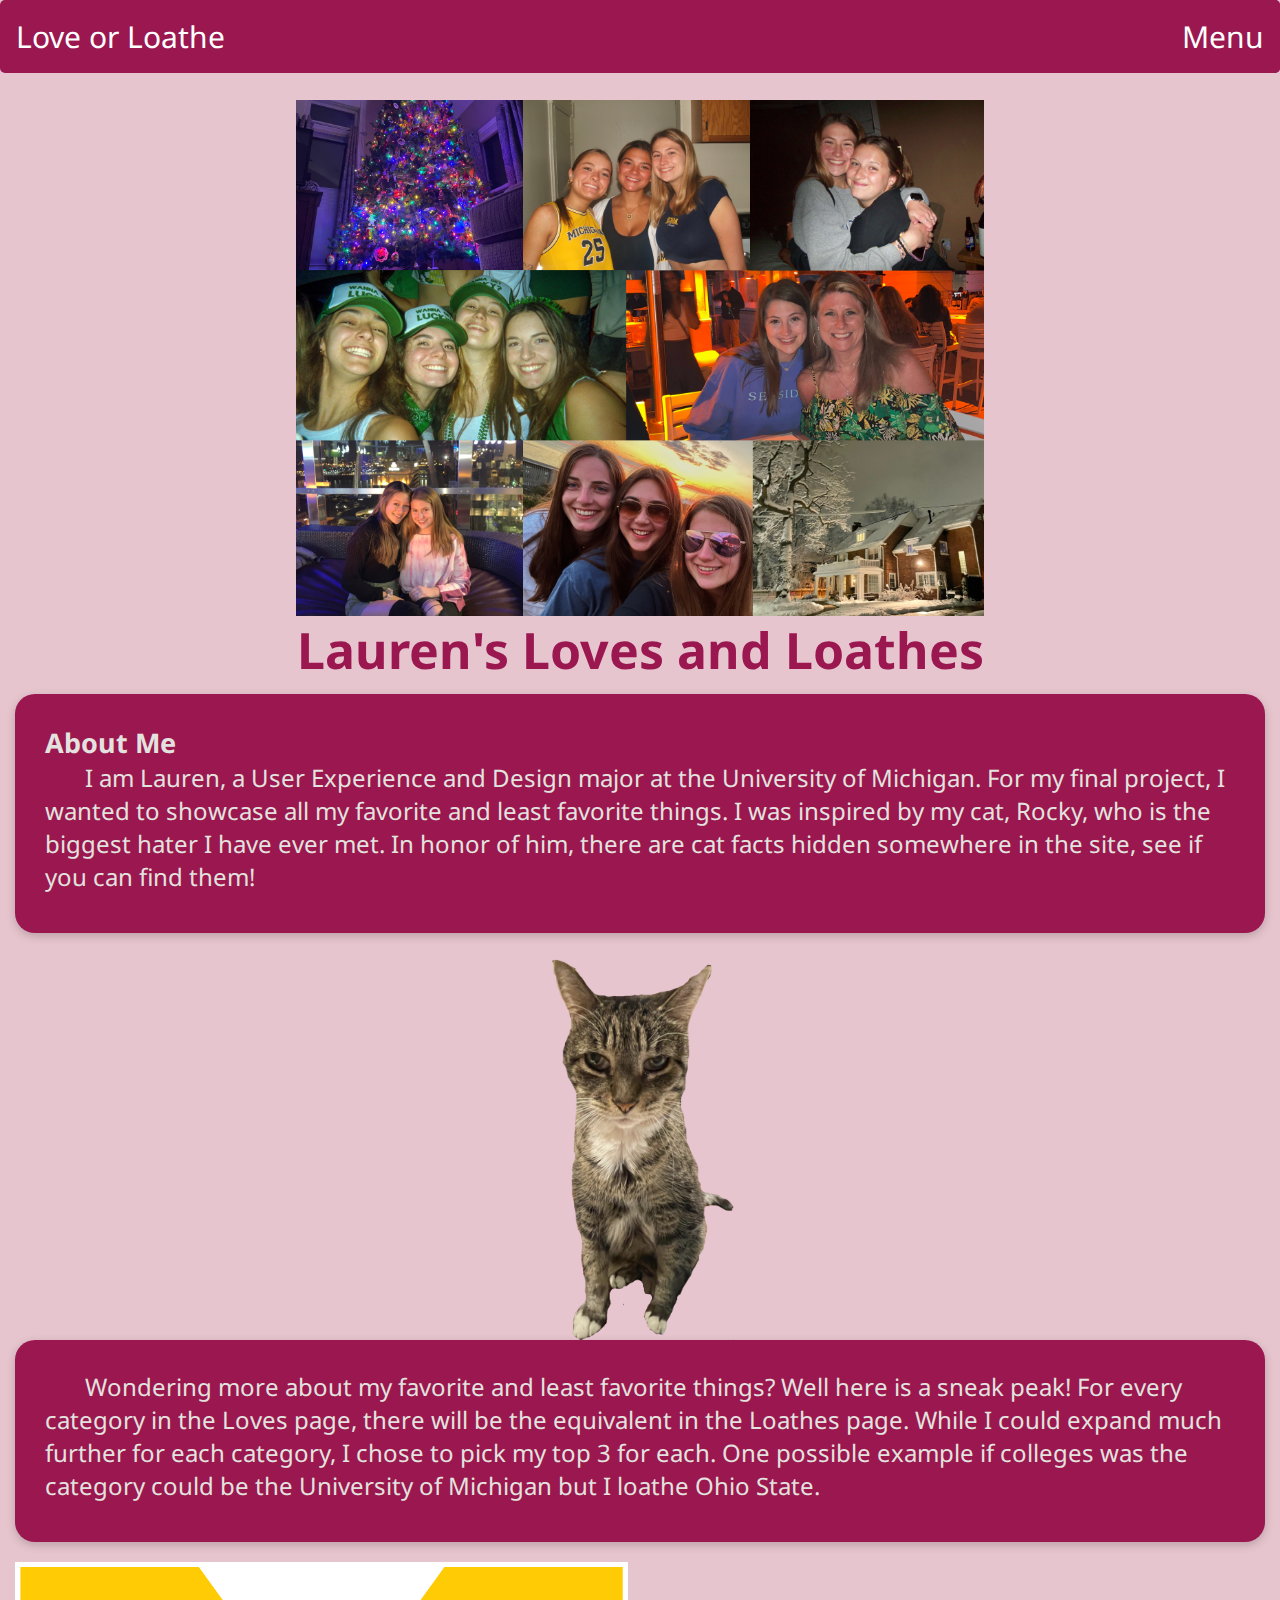
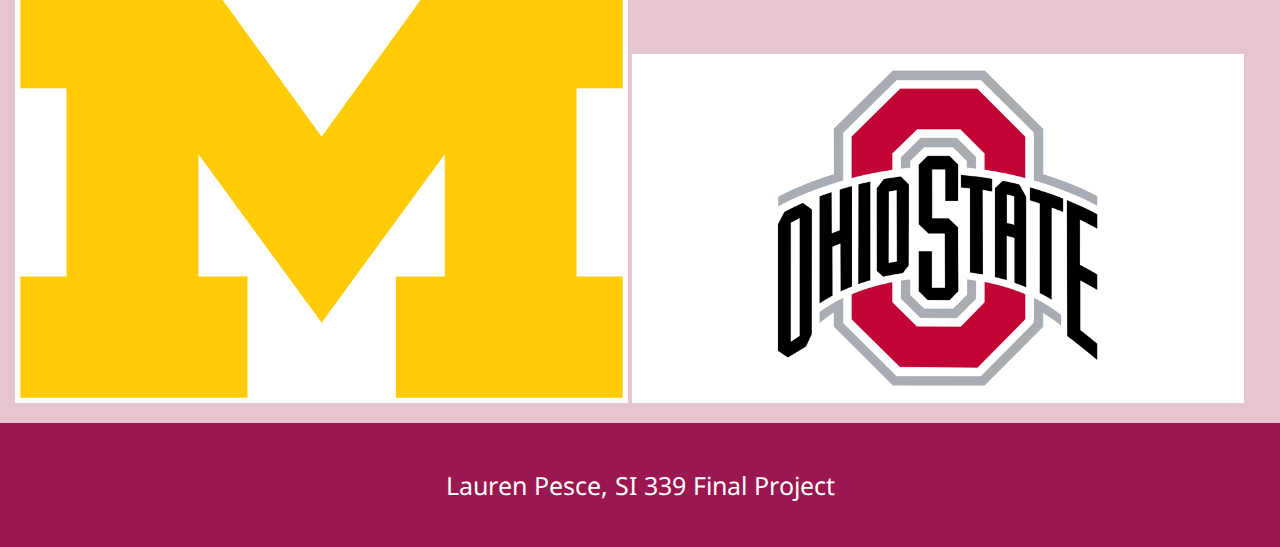
<file: index.html>
<!DOCTYPE html>
<html lang="en">
<head>
    <link rel="preconnect" href="https://fonts.googleapis.com">
    <link rel="preconnect" href="https://fonts.gstatic.com" crossorigin>
    <link href="https://fonts.googleapis.com/css2?family=Noto+Sans:wght@400;700&display=swap" rel="stylesheet">
    <link rel="stylesheet" href="css/reset.css">
    <link rel="stylesheet" href="css/style.css">
    <meta charset="UTF-8">
    <meta http-equiv="X-UA-Compatible" content="IE=edge">
    <meta name="viewport" content="width=device-width, initial-scale=1.0">
    <link rel="icon" type="image/x-icon" href="images/rocky.png">
    <title>Home</title>
</head>
<body>
    <a href = "#main" id="skip">Skip to Main content</a>
    
<!-- Navigation -->
<header>
    <h1>Love or Loathe</h1>
<nav>
    <button onclick="dropdownMenu()" class="navButton">Menu</button>
  <div id="navID" class="navContent">
    <a href="index.html" class="active">Home</a>
    <a href="loves.html">Loves</a>
    <a href="loathes.html">Loathes</a>
  </div>
  </nav>
</header>

    <main id="main">
        <img id="dayNightImage" src="images/home_collage.jpeg" alt="Photo collage">
        <h3 class="title">Lauren's Loves and Loathes</h3>
        
        <div class="item1"><div class="item_text">
            <h5>About Me</h5>
            <p>I am Lauren, a User Experience and Design major at the University of Michigan. For my final project, I wanted to showcase all my favorite and least favorite things. I was inspired by my cat, Rocky, who is the biggest hater I have ever met. In honor of him, there are cat facts hidden somewhere in the site, see if you can find them!</p>
            </div></div>


       <img src="images/rocky.png" alt="Black cat" class="rocky_img">
       <div class="item2"><div class="item_text">
        <p>Wondering more about my favorite and least favorite things? Well here is a sneak peak! For every category in the Loves page, there will be the equivalent in the Loathes page. While I could expand much further for each category, I chose to pick my top 3 for each. One possible example if colleges was the category could be the University of Michigan but I loathe Ohio State.</p>
        </div></div>

       <img src="images/umich.png" alt="University of Michigan logo" class="umich">
       <img src="images/osu.png" alt="Ohio State University logo" class="umich">
    </main>
    <footer><h3>Lauren Pesce, SI 339 Final Project</h3></footer>
    <script src = "js/script.js"></script>
    <script src = "js/index.js"></script>
</body></html>
</file>
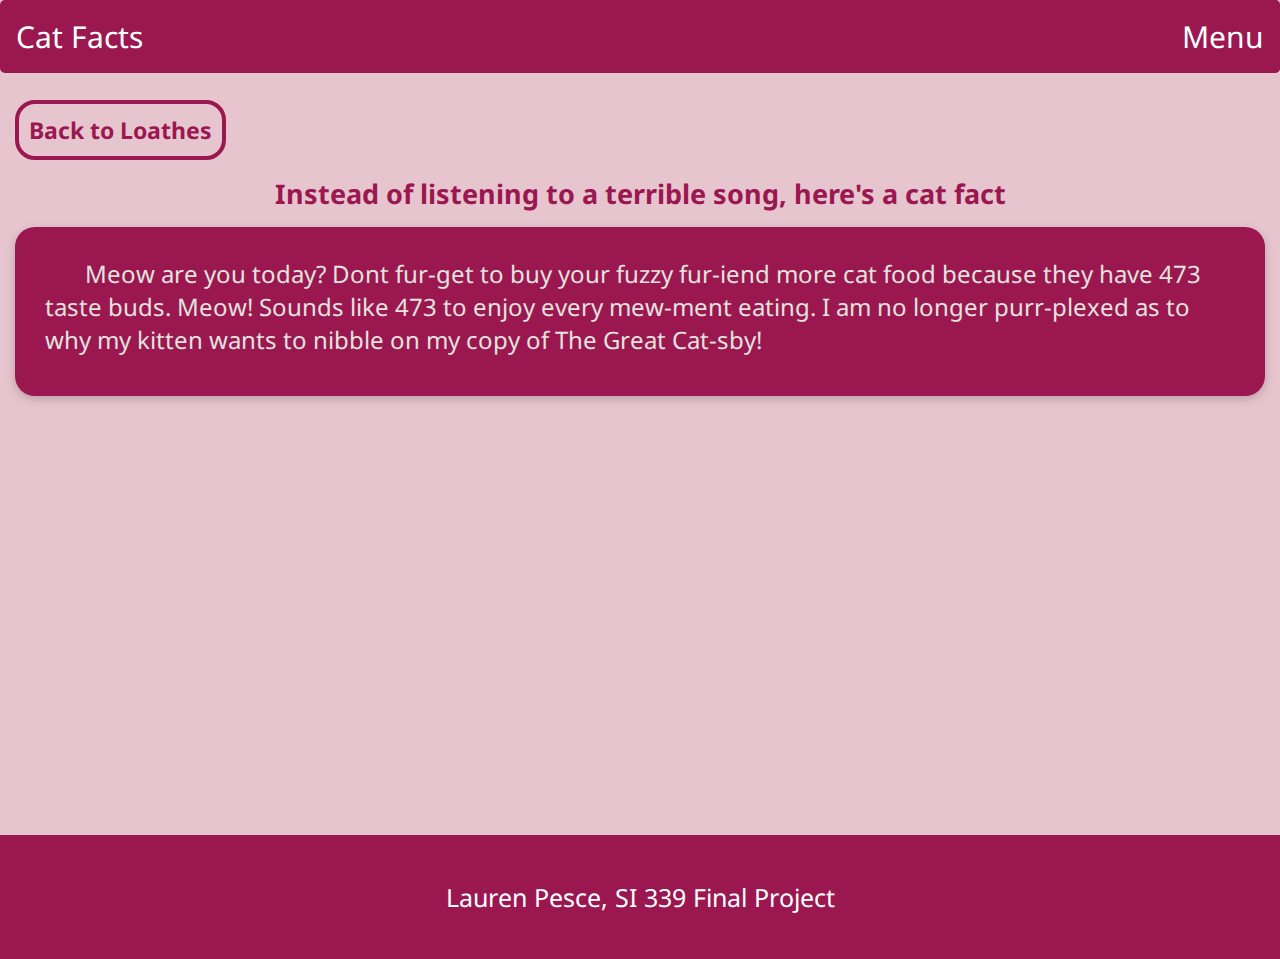
<file: cat_fact.html>
<!DOCTYPE html>
<html lang="en">
<head>
    <link rel="preconnect" href="https://fonts.googleapis.com">
    <link rel="preconnect" href="https://fonts.gstatic.com" crossorigin>
    <link href="https://fonts.googleapis.com/css2?family=Noto+Sans:wght@400;700&display=swap" rel="stylesheet">
    <link rel="stylesheet" href="css/reset.css">
    <link rel="stylesheet" href="css/style.css">
    <meta charset="UTF-8">
    <meta http-equiv="X-UA-Compatible" content="IE=edge">
    <meta name="viewport" content="width=device-width, initial-scale=1.0">
    <link rel="icon" type="image/x-icon" href="images/rocky.png">
    <title>Loathes</title>
</head>
<body>
    <a href = "#main" id="skip">Skip to Main content</a>
    
<!-- Navigation -->
<header>
    <h1>Cat Facts</h1>
<nav>
    <button onclick="dropdownMenu()" class="navButton">Menu</button>
  <div id="navID" class="navContent">
    <a href="index.html">Home</a>
    <a href="loves.html">Loves</a>
    <a href="loathes.html">Loathes</a>
  </div>
  </nav>
</header>

    <main id="main">
        <a role="button" class="back_button" href="loathes.html">Back to Loathes</a>
        <h3 class="cf">Instead of listening to a terrible song, here's a cat fact</h3>
        <div class="item1"><div class="item_text">
            <p id="cat_facts"></p>
            </div></div>

    </main>
    <footer><h3>Lauren Pesce, SI 339 Final Project</h3></footer>
    <script src = "js/script.js"></script>
    <script src = "js/loathes.js"></script>
</body></html>
</file>
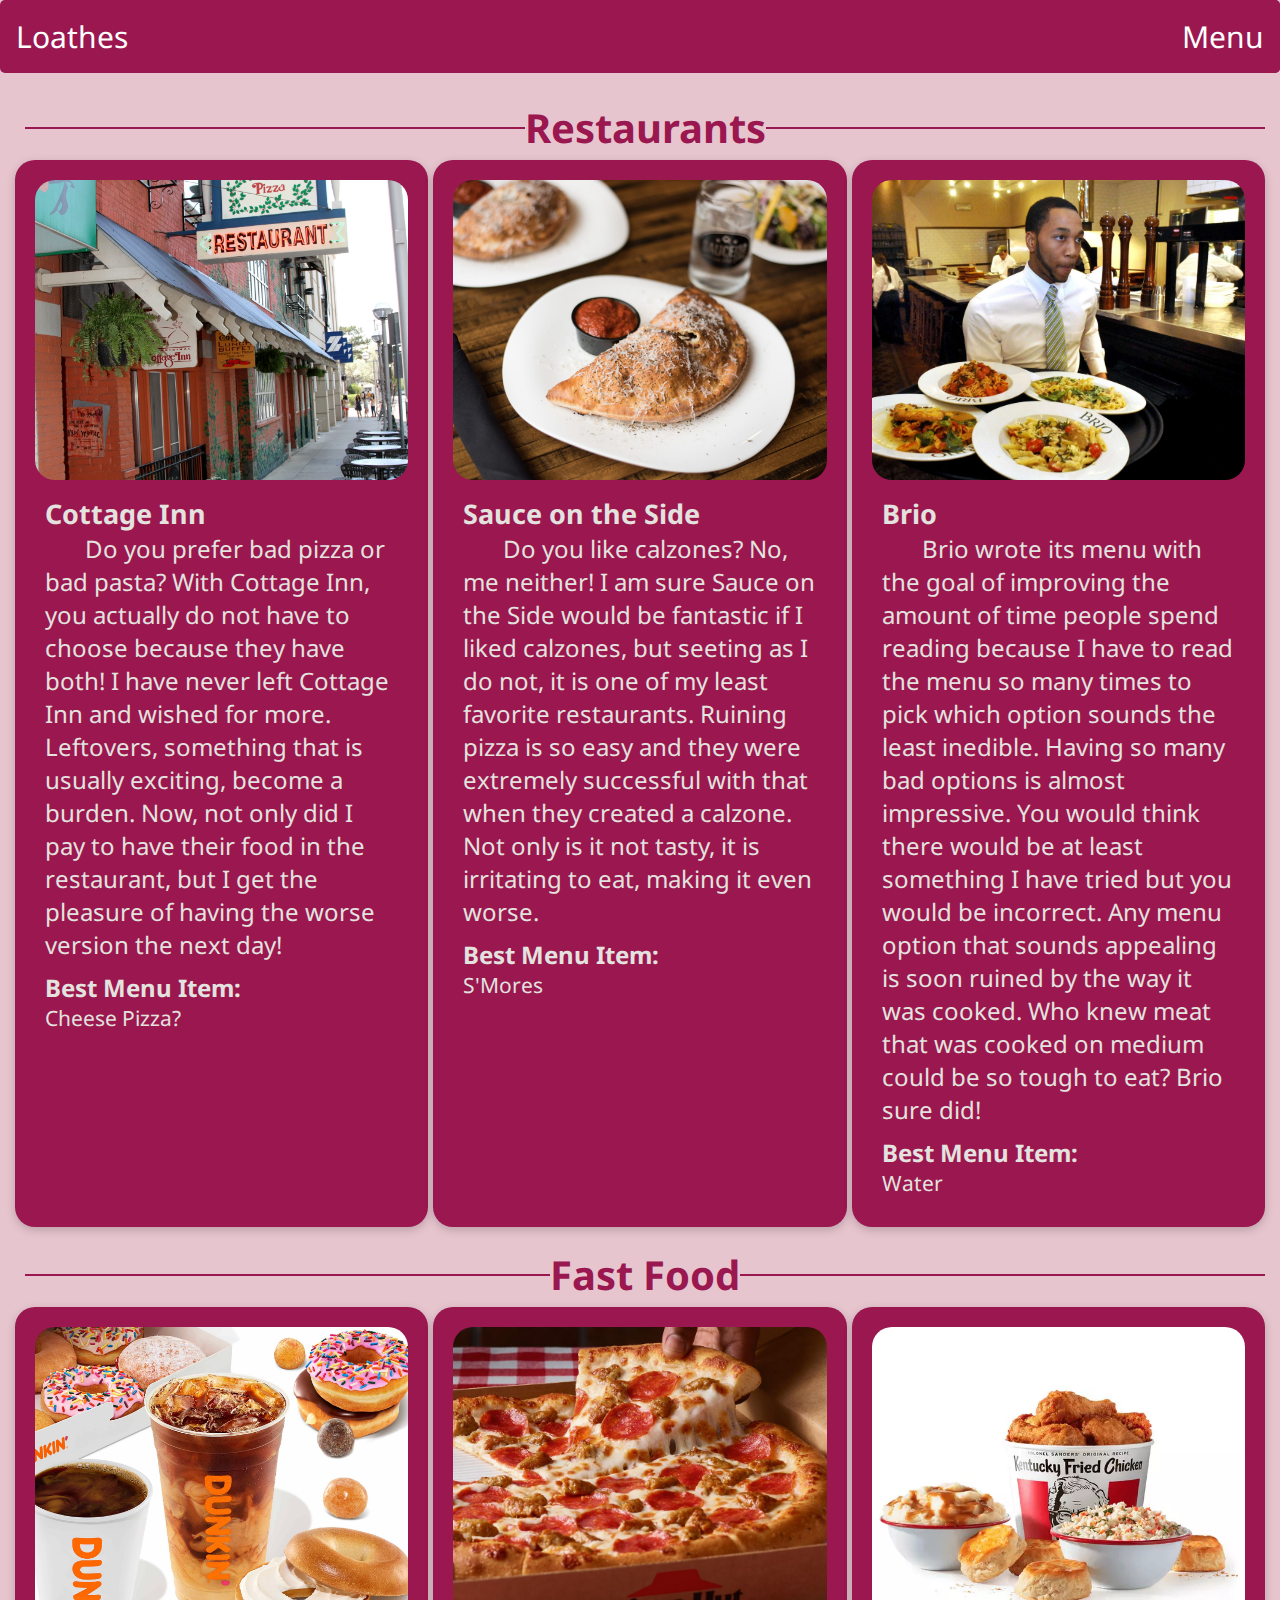
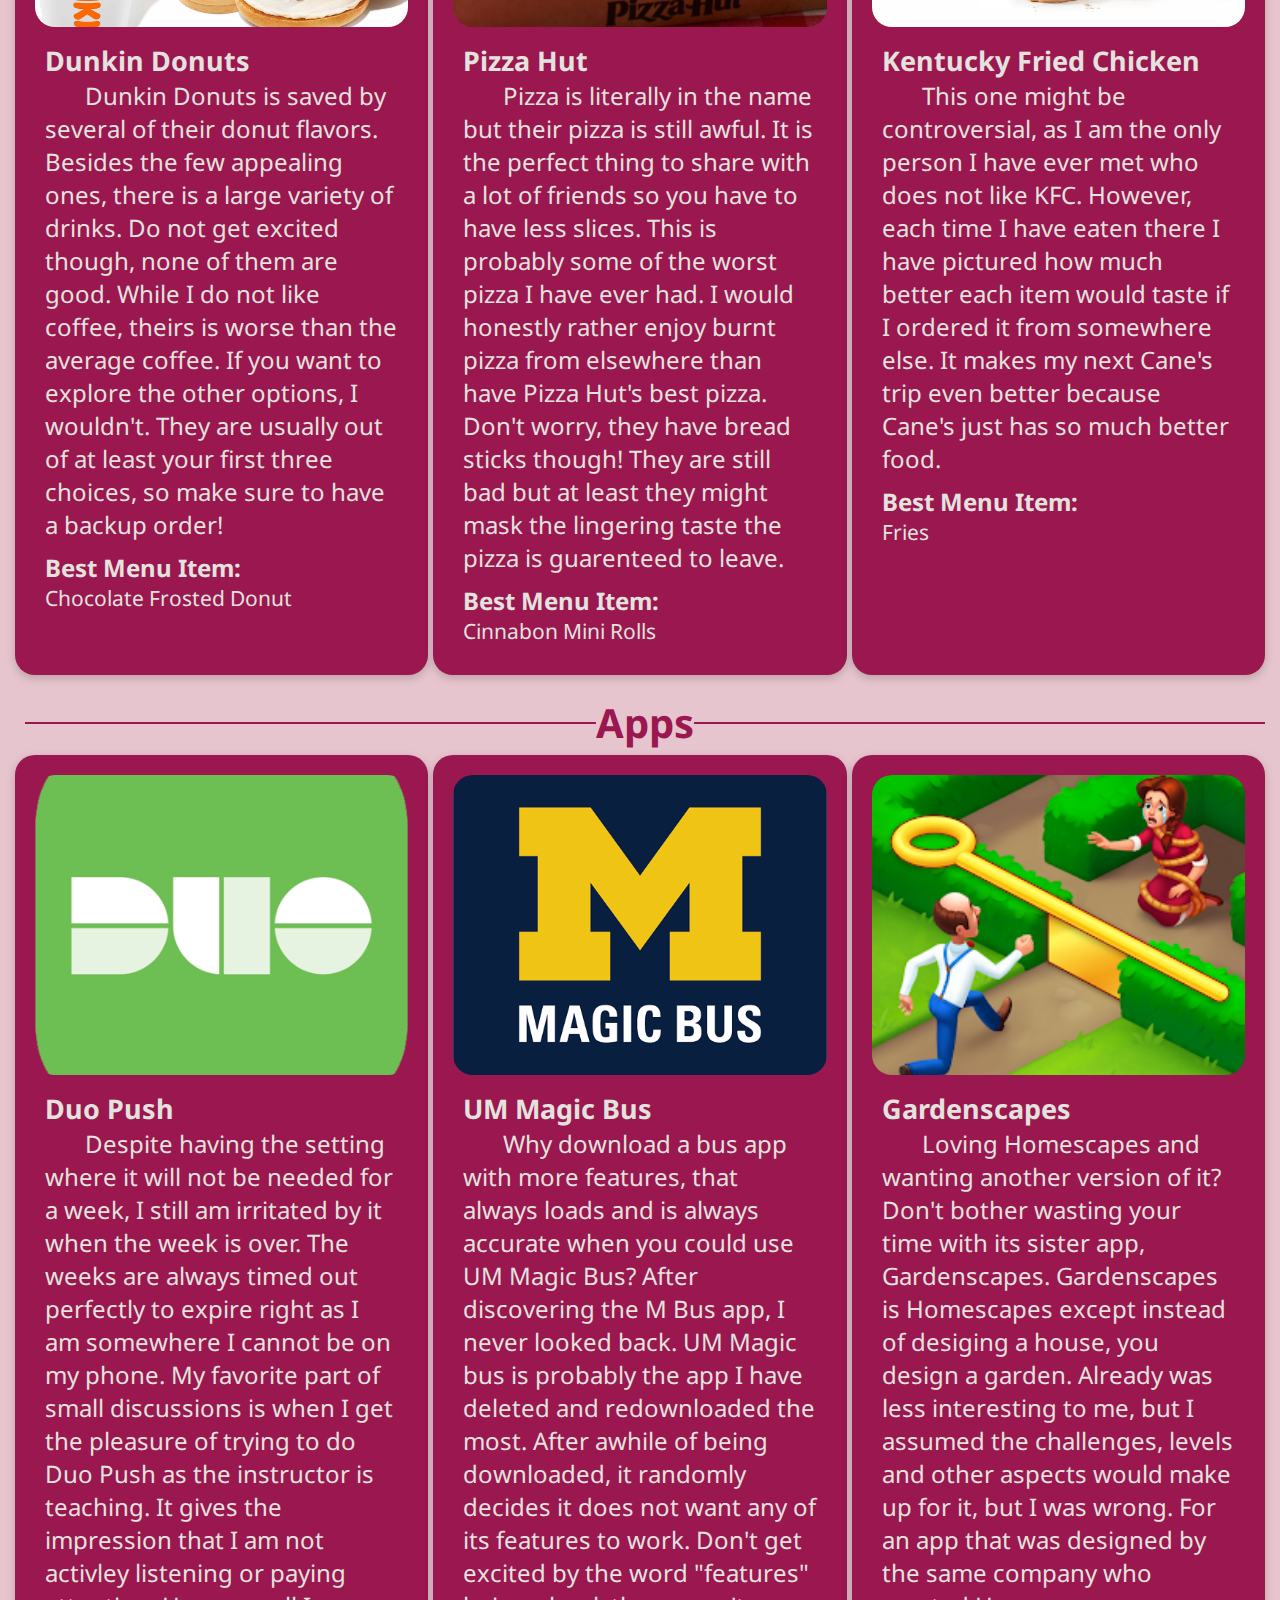
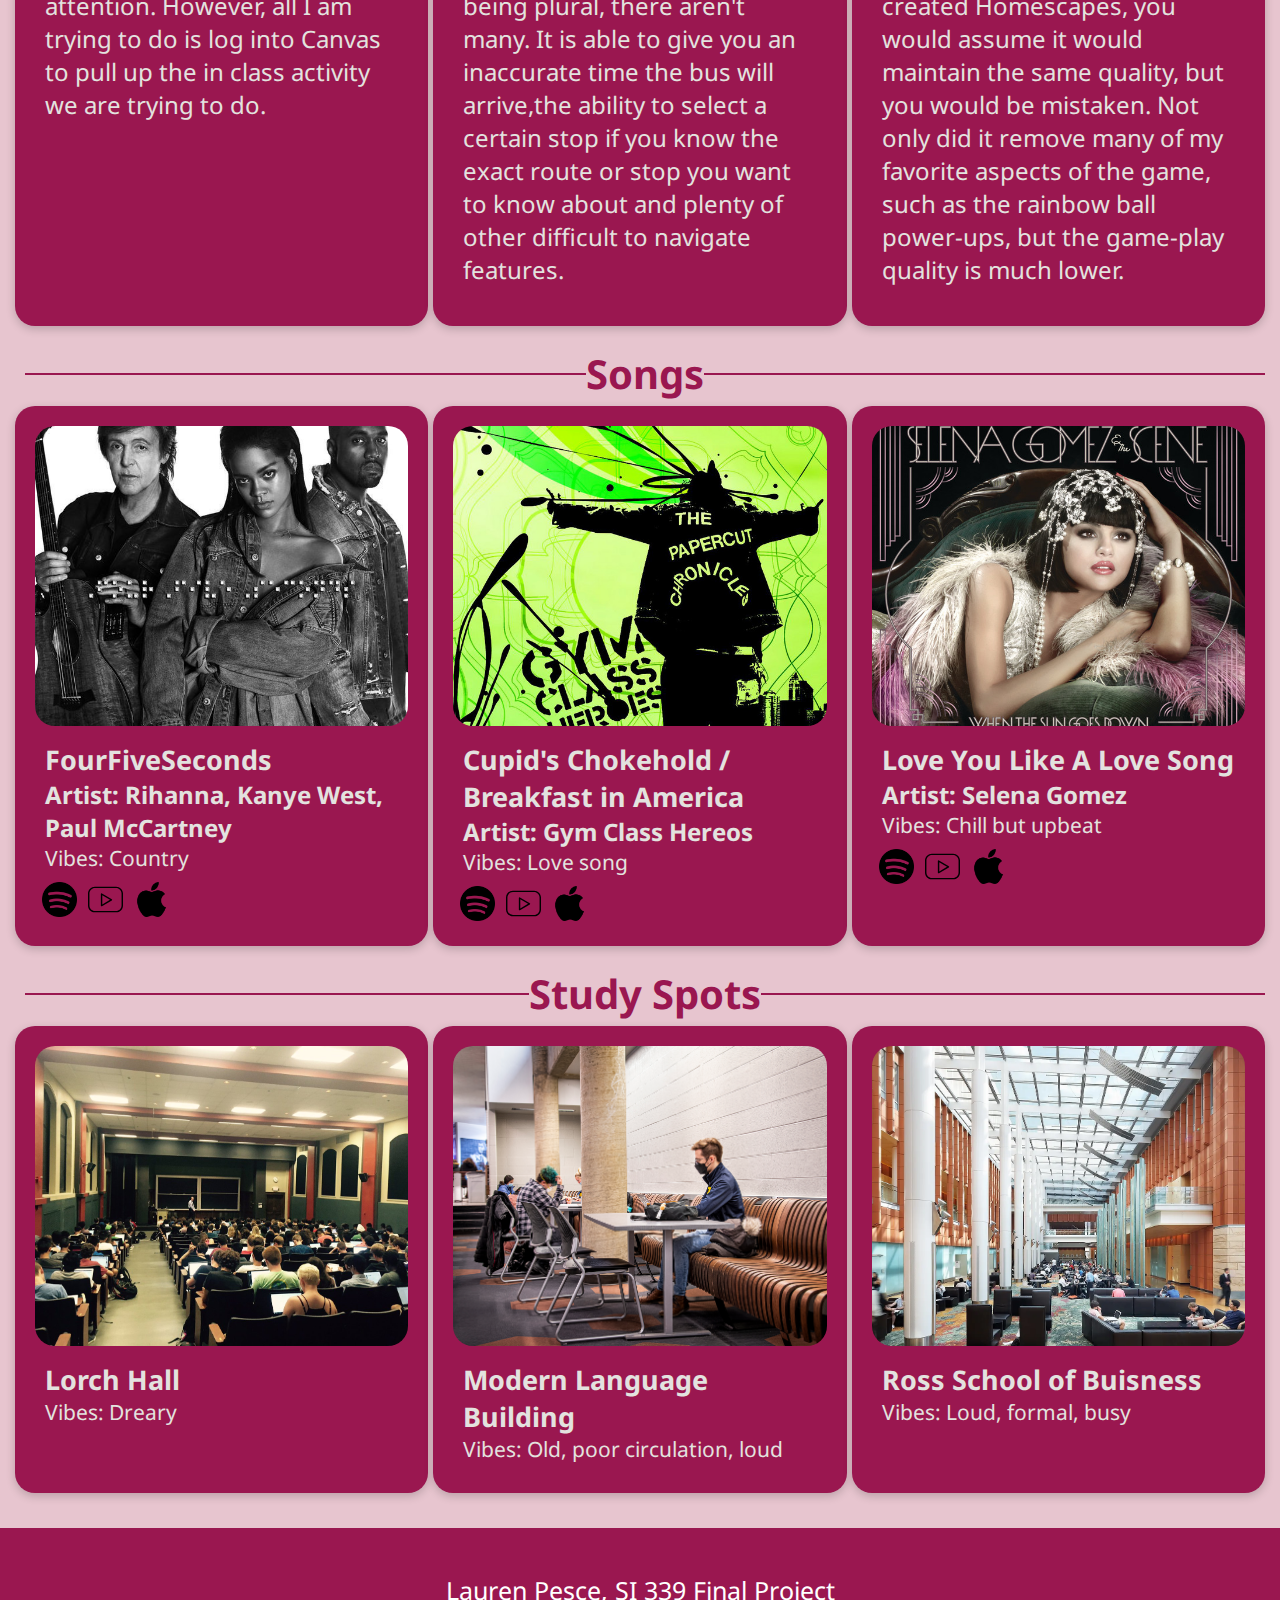
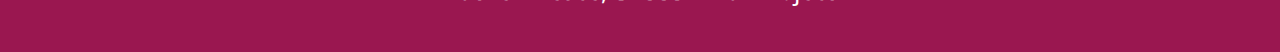
<file: loathes.html>
<!DOCTYPE html>
<html lang="en">
<head>
    <link rel="preconnect" href="https://fonts.googleapis.com">
    <link rel="preconnect" href="https://fonts.gstatic.com" crossorigin>
    <link href="https://fonts.googleapis.com/css2?family=Noto+Sans:wght@400;700&display=swap" rel="stylesheet">
    <link rel="stylesheet" href="css/reset.css">
    <link rel="stylesheet" href="css/love_loathe.css">
    <link rel="stylesheet" href="css/style.css">
    <meta charset="UTF-8">
    <meta http-equiv="X-UA-Compatible" content="IE=edge">
    <meta name="viewport" content="width=device-width, initial-scale=1.0">
    <link rel="icon" type="image/x-icon" href="images/rocky.png">
    <title>Loathes</title>
</head>
<body>
    <a href = "#main" id="skip">Skip to Main content</a>
    
<!-- Navigation -->
<header>
    <h1>Loathes</h1>
<nav>
    <button onclick="dropdownMenu()" class="navButton">Menu</button>
  <div id="navID" class="navContent">
    <a href="index.html">Home</a>
    <a href="loves.html">Loves</a>
    <a href="loathes.html" class="active">Loathes</a>
  </div>
  </nav>
</header>

    <main id="main">
        <h2 id="restaurant">Restaurants</h2>

        <div class="grid">
        <div class="item1">
        <img src="images/cottage_inn.jpg" alt="Cottage Inn resteraunt outdoor">
        <div class="item_text">
            <h5>Cottage Inn</h5>
            <p>Do you prefer bad pizza or bad pasta? With Cottage Inn, you actually do not have to choose because they have both! 
                I have never left Cottage Inn and wished for more. Leftovers, something that is usually exciting, become a burden.
                Now, not only did I pay to have their food in the restaurant, but I get the pleasure of having the worse
                version the next day!
            </p>
            <h6>Best Menu Item:</h6>
            <h6 class="h7">Cheese Pizza?</h6>
        </div></div>

        <div class="item2">
            <img src="images/sauce_on_side.png" alt="Pizza">
            <div class="item_text">
                <h5>Sauce on the Side</h5>
                <p>Do you like calzones? No, me neither! I am sure Sauce on the Side would be fantastic if I liked calzones,
                    but seeting as I do not, it is one of my least favorite restaurants. Ruining pizza is so easy and they were
                    extremely successful with that when they created a calzone. Not only is it not tasty, it is irritating to eat,
                    making it even worse.
                </p>
                <h6>Best Menu Item:</h6>
                <h6 class="h7">S'Mores</h6>
            </div></div>

            <div class="item3">
                <img src="images/brio.jpg" alt="Waiter carrying 4 food dishes">
                <div class="item_text">
                    <h5>Brio</h5>
                    <p>Brio wrote its menu with the goal of improving the amount of time people spend reading because I have to
                        read the menu so many times to pick which option sounds the least inedible. Having so many bad options 
                        is almost impressive. You would think there would be at least something I have tried but you would be incorrect.
                        Any menu option that sounds appealing is soon ruined by the way it was cooked. Who knew meat that was cooked on medium
                        could be so tough to eat? Brio sure did!
                    </p>
                    <h6>Best Menu Item:</h6>
                    <h6 class="h7">Water</h6>
                </div></div></div>

        <h2 id="fast_food">Fast Food</h2>
                <div class="grid">
                <div class="item1">
                <img src="images/dunkin.jpg" alt="Coffee and donuts">
                <div class="item_text">
                    <h5>Dunkin Donuts</h5>
                    <p>Dunkin Donuts is saved by several of their donut flavors. Besides the few appealing ones, there is a large variety of drinks.
                        Do not get excited though, none of them are good. While I do not like coffee, theirs is worse than the average coffee. If you
                        want to explore the other options, I wouldn't. They are usually out of at least your first three choices, so make sure to have a 
                        backup order!
                    </p>
                    <h6>Best Menu Item:</h6>
                    <h6 class="h7">Chocolate Frosted Donut</h6>
                </div></div>
        
                <div class="item2">
                    <img src="images/pizza_hut.jpg" alt="Pizza">
                    <div class="item_text">
                        <h5>Pizza Hut</h5>
                        <p> Pizza is literally in the name but their pizza is still awful. It is the perfect thing to share with a lot
                            of friends so you have to have less slices. This is probably some of the worst pizza I have ever had. 
                            I would honestly rather enjoy burnt pizza from elsewhere than have Pizza Hut's best pizza. Don't worry,
                            they have bread sticks though! They are still bad but at least they might mask the lingering taste 
                            the pizza is guarenteed to leave.
                        </p>
                        <h6>Best Menu Item:</h6>
                        <h6 class="h7">Cinnabon Mini Rolls</h6>
                    </div></div>
        
                    <div class="item3">
                        <img src="images/kfc.png" alt="KFC Food spread">
                        <div class="item_text">
                            <h5>Kentucky Fried Chicken</h5>
                            <p>This one might be controversial, as I am the only person I have ever met who does not like KFC.
                                However, each time I have eaten there I have pictured how much better each item would taste if I 
                                ordered it from somewhere else. It makes my next Cane's trip even better because Cane's just has so much
                                better food.
                            </p>
                            <h6>Best Menu Item:</h6>
                            <h6 class="h7">Fries</h6>
                        </div></div></div>

        <h2 id="apps">Apps</h2>

        <div class="grid">
            <div class="item1">
            <img src="images/duo_push.png" alt="Duo push logo">
            <div class="item_text">
                <h5>Duo Push</h5>
                <p>Despite having the setting where it will not be needed for a week, I still am irritated by it when the week is over.
                    The weeks are always timed out perfectly to expire right as I am somewhere I cannot be on my phone. My favorite part of small discussions
                    is when I get the pleasure of trying to do Duo Push as the instructor is teaching. It gives the impression that I am not activley listening
                    or paying attention. However, all I am trying to do is log into Canvas to pull up the in class activity we are trying to do.
                </p>
            </div></div>
    
            <div class="item2">
                <img src="images/um_magic_bus.png" alt="UM Magic Bus logo">
                <div class="item_text">
                    <h5>UM Magic Bus</h5>
                    <p>Why download a bus app with more features, that always loads and is always accurate when you could use UM Magic Bus?
                        After discovering the M Bus app, I never looked back. UM Magic bus is probably the app I have deleted and redownloaded the most.
                        After awhile of being downloaded, it randomly decides it does not want any of its features to work. Don't get excited by the word "features"
                        being plural, there aren't many. It is able to give you an inaccurate time the bus will arrive,the ability to select a certain stop if you know
                        the exact route or stop you want to know about and plenty of other difficult to navigate features.
                    </p>
                </div></div>
    
                <div class="item3">
                    <img src="images/gardenscapes.png" alt="Gardenscapes logo">
                    <div class="item_text">
                        <h5>Gardenscapes</h5>
                        <p>Loving Homescapes and wanting another version of it? Don't bother wasting your time with its sister app, Gardenscapes.
                            Gardenscapes is Homescapes except instead of desiging a house, you design a garden. Already was less interesting to me,
                            but I assumed the challenges, levels and other aspects would make up for it, but I was wrong. For an app that was designed by
                            the same company who created Homescapes, you would assume it would maintain the same quality, but you would be mistaken. Not only
                            did it remove many of my favorite aspects of the game, such as the rainbow ball power-ups, but the game-play quality is much lower.
                        </p>
                    </div></div></div>

        <h2 id="songs">Songs</h2>

        <div class="grid">
            <div class="item1" id="card1">
            <img src="images/four_five_seconds.jpg" alt="FourFiveSeconds album cover">
            <div class="item_text">
                <h5>FourFiveSeconds</h5>
                <h6>Artist: Rihanna, Kanye West, Paul McCartney</h6>
                <h6 class="h7">Vibes: Country</h6>
            </div>
            <a href="cat_fact.html"><img src="images/spotify_icon.png" alt="Spotify Icon" class="music_icon"></a>
            <a href="cat_fact.html"><img src="images/youtube.svg" alt="Youtube Icon" class="music_icon"></a>
            <a href="cat_fact.html"><img src="images/apple.png" alt="Apple Music Icon" class="music_icon"></a>
              </div>
    
            <div class="item2">
            <img src="images/cupid.jpg" alt="Cupid's Chokehold album cover">
            <div class="item_text">
                <h5>Cupid's Chokehold / Breakfast in America</h5>
                <h6>Artist: Gym Class Hereos</h6>
                <h6 class="h7">Vibes: Love song</h6>
                </div>
                <a href="cat_fact.html"><img src="images/spotify_icon.png" alt="Spotify Icon" class="music_icon"></a>
                <a href="cat_fact.html"><img src="images/youtube.svg" alt="Youtube Icon" class="music_icon"></a>
                <a href="cat_fact.html"><img src="images/apple.png" alt="Apple Music Icon" class="music_icon"></a></div>
    
            <div class="item3">
            <img src="images/love_song.jpg" alt="Love You Like A Love Song album cover">
            <div class="item_text">
                <h5>Love You Like A Love Song</h5>
                <h6>Artist: Selena Gomez</h6>
                <h6 class="h7">Vibes: Chill but upbeat</h6>
                </div>
                <a href="cat_fact.html"><img src="images/spotify_icon.png" alt="Spotify Icon" class="music_icon"></a>
                <a href="cat_fact.html"><img src="images/youtube.svg" alt="Youtube Icon" class="music_icon"></a>
                <a href="cat_fact.html"><img src="images/apple.png" alt="Apple Music Icon" class="music_icon"></a>
            </div></div>

        <h2 id="study_spots">Study Spots</h2>

        <div class="grid">
            <div class="item1">
            <img src="images/lorch.jpg" alt="Lecture hall">
            <div class="item_text">
                <h5>Lorch Hall</h5>
                <h6 class="h7">Vibes: Dreary</h6>
            </div></div>
    
            <div class="item2">
            <img src="images/mlb.jpg" alt="Study hall">
            <div class="item_text">
                <h5>Modern Language Building</h5>
                <h6 class="h7">Vibes: Old, poor circulation, loud</h6>
                </div></div>
    
            <div class="item3">
            <img src="images/ross.png" alt="Ross Winter Garden">
            <div class="item_text">
                <h5>Ross School of Buisness</h5>
                <h6 class="h7">Vibes: Loud, formal, busy</h6>
                </div></div></div>
    </main>
    <footer><h3>Lauren Pesce, SI 339 Final Project</h3></footer>
    <script src = "js/script.js"></script>
    <script src = "js/loathes.js"></script>
</body></html>
</file>
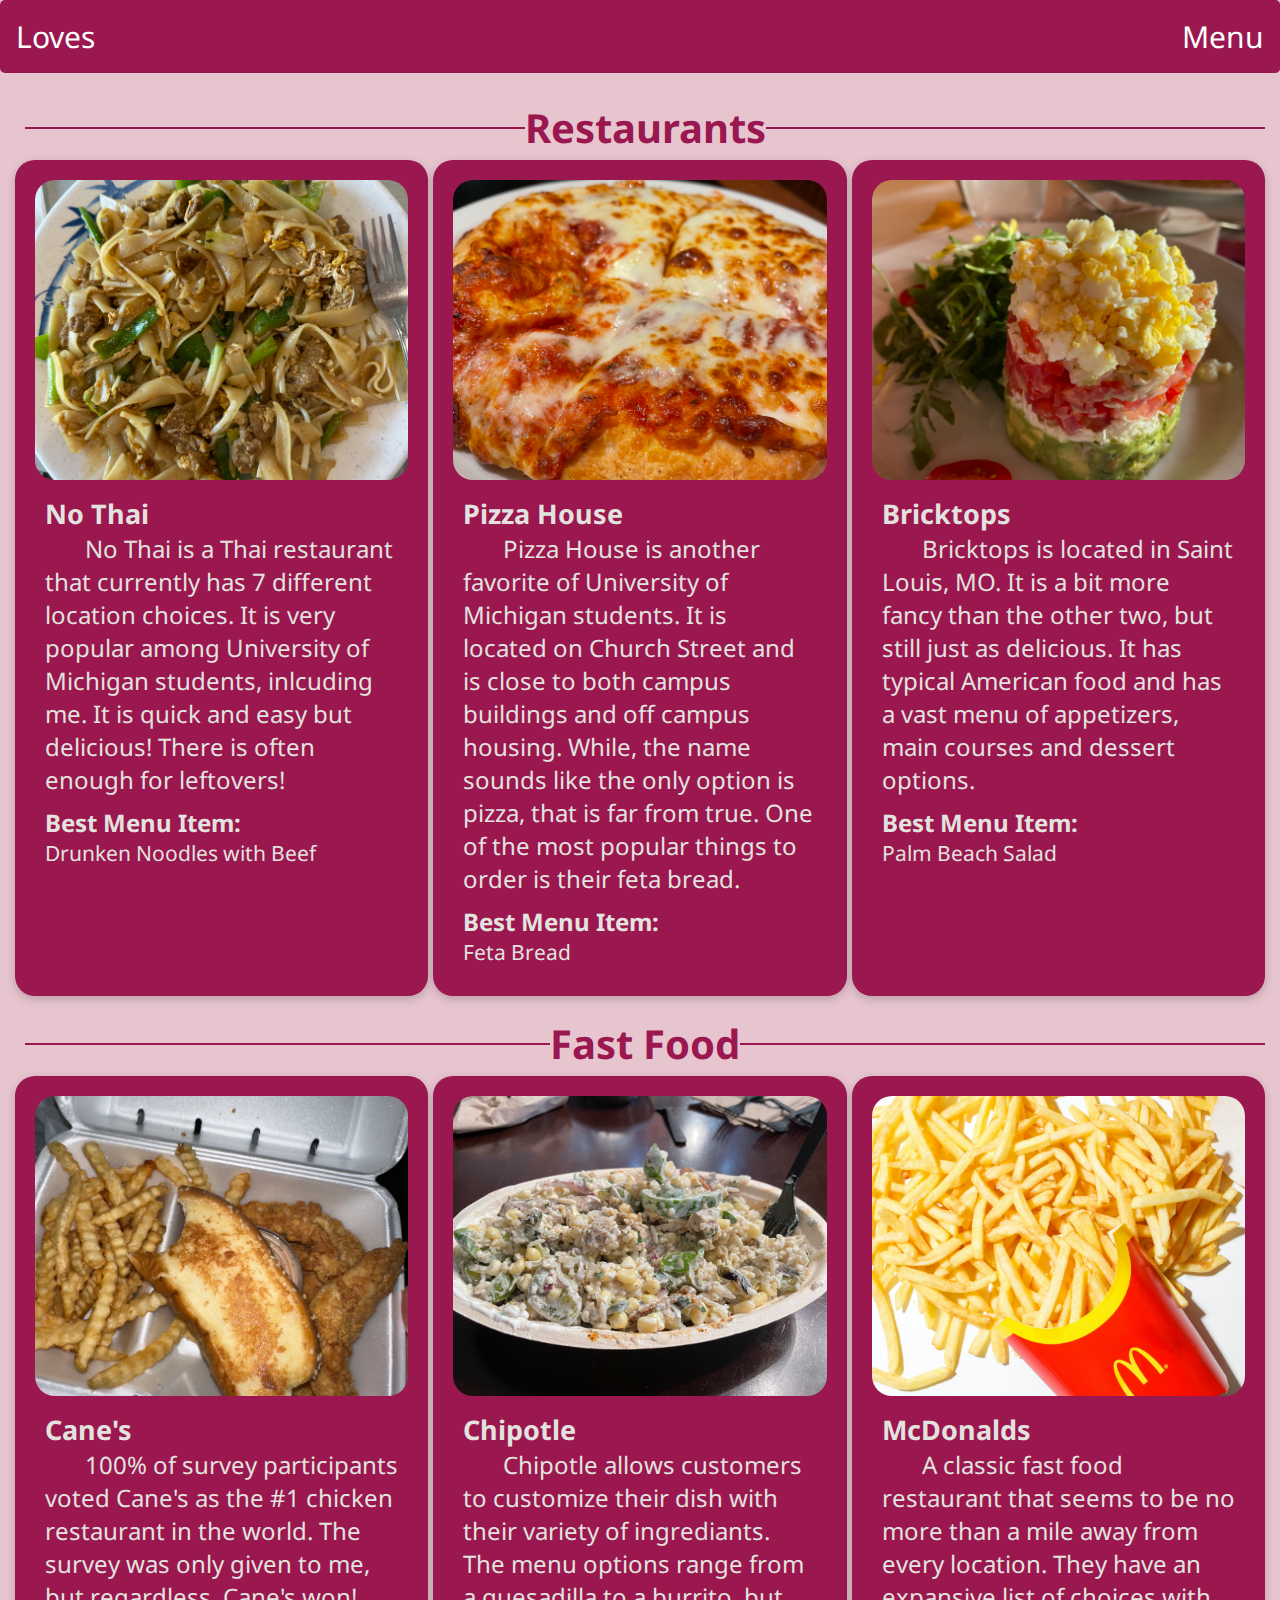
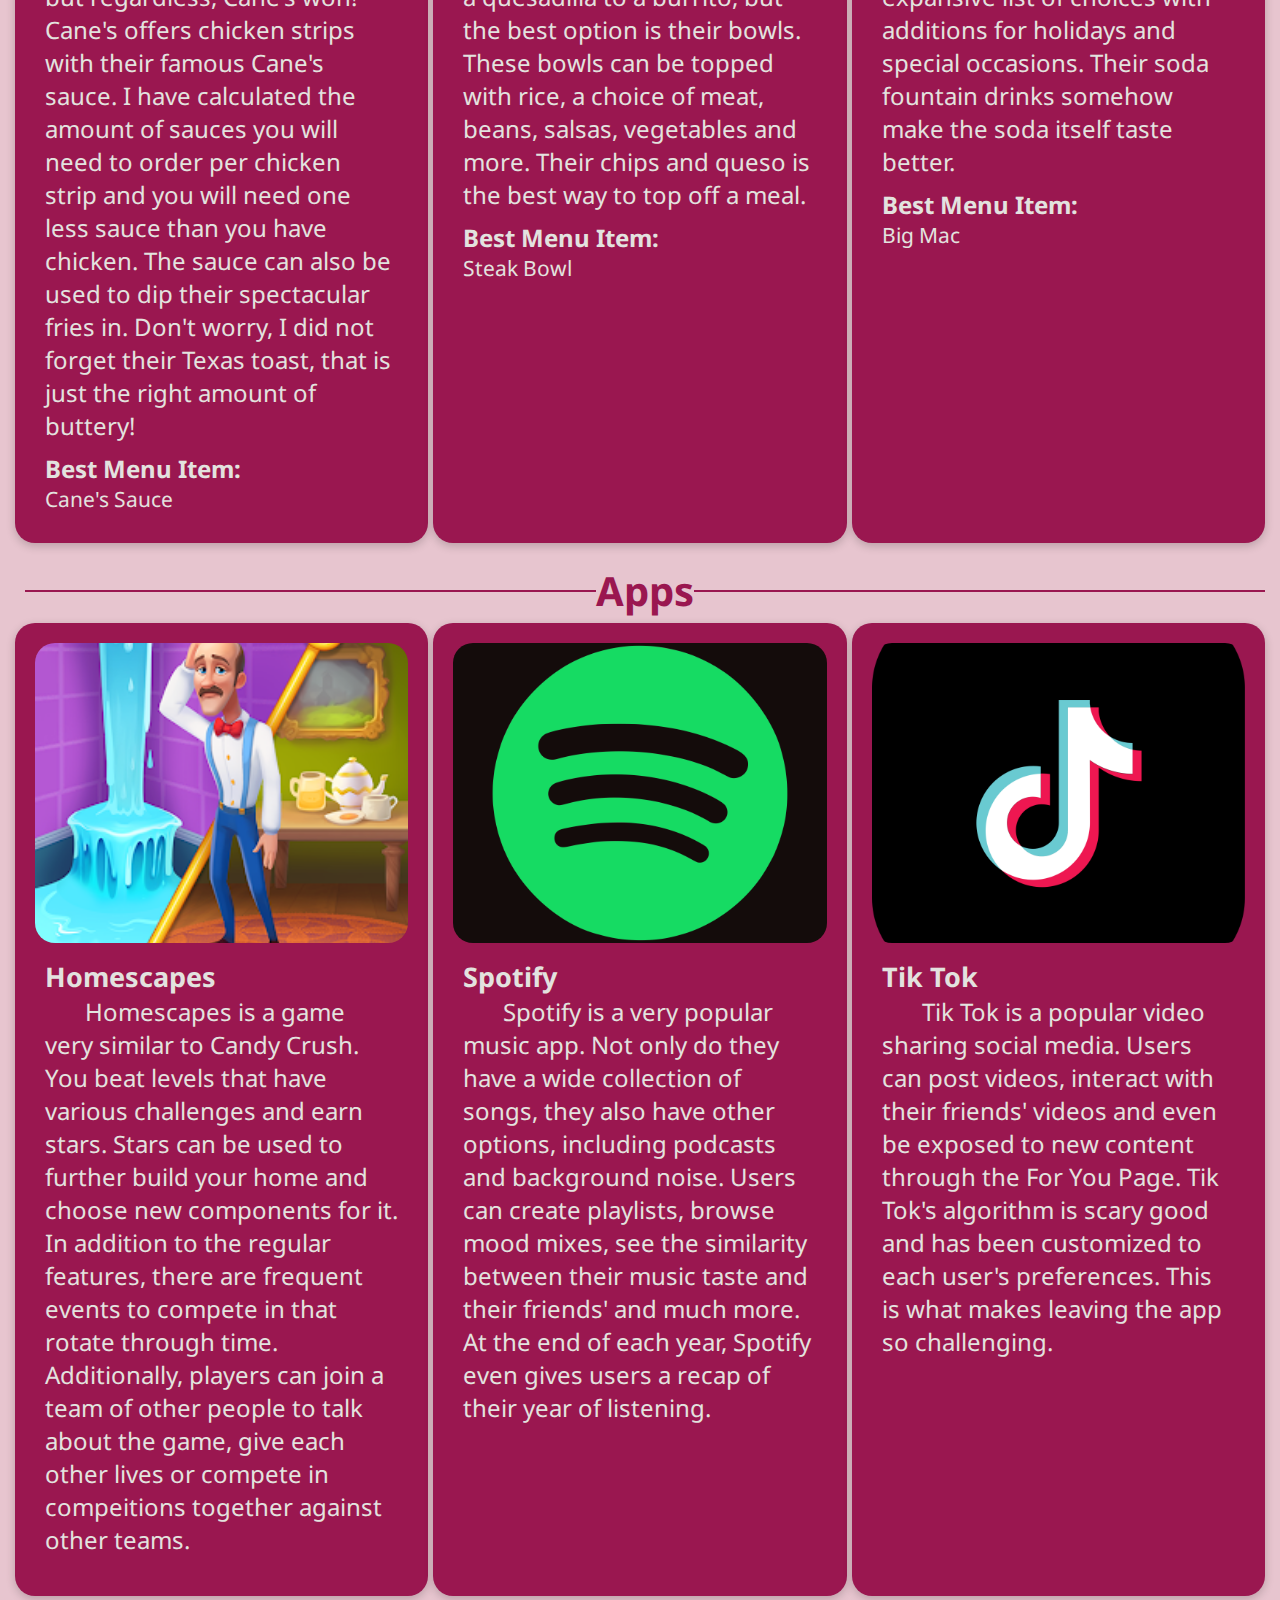
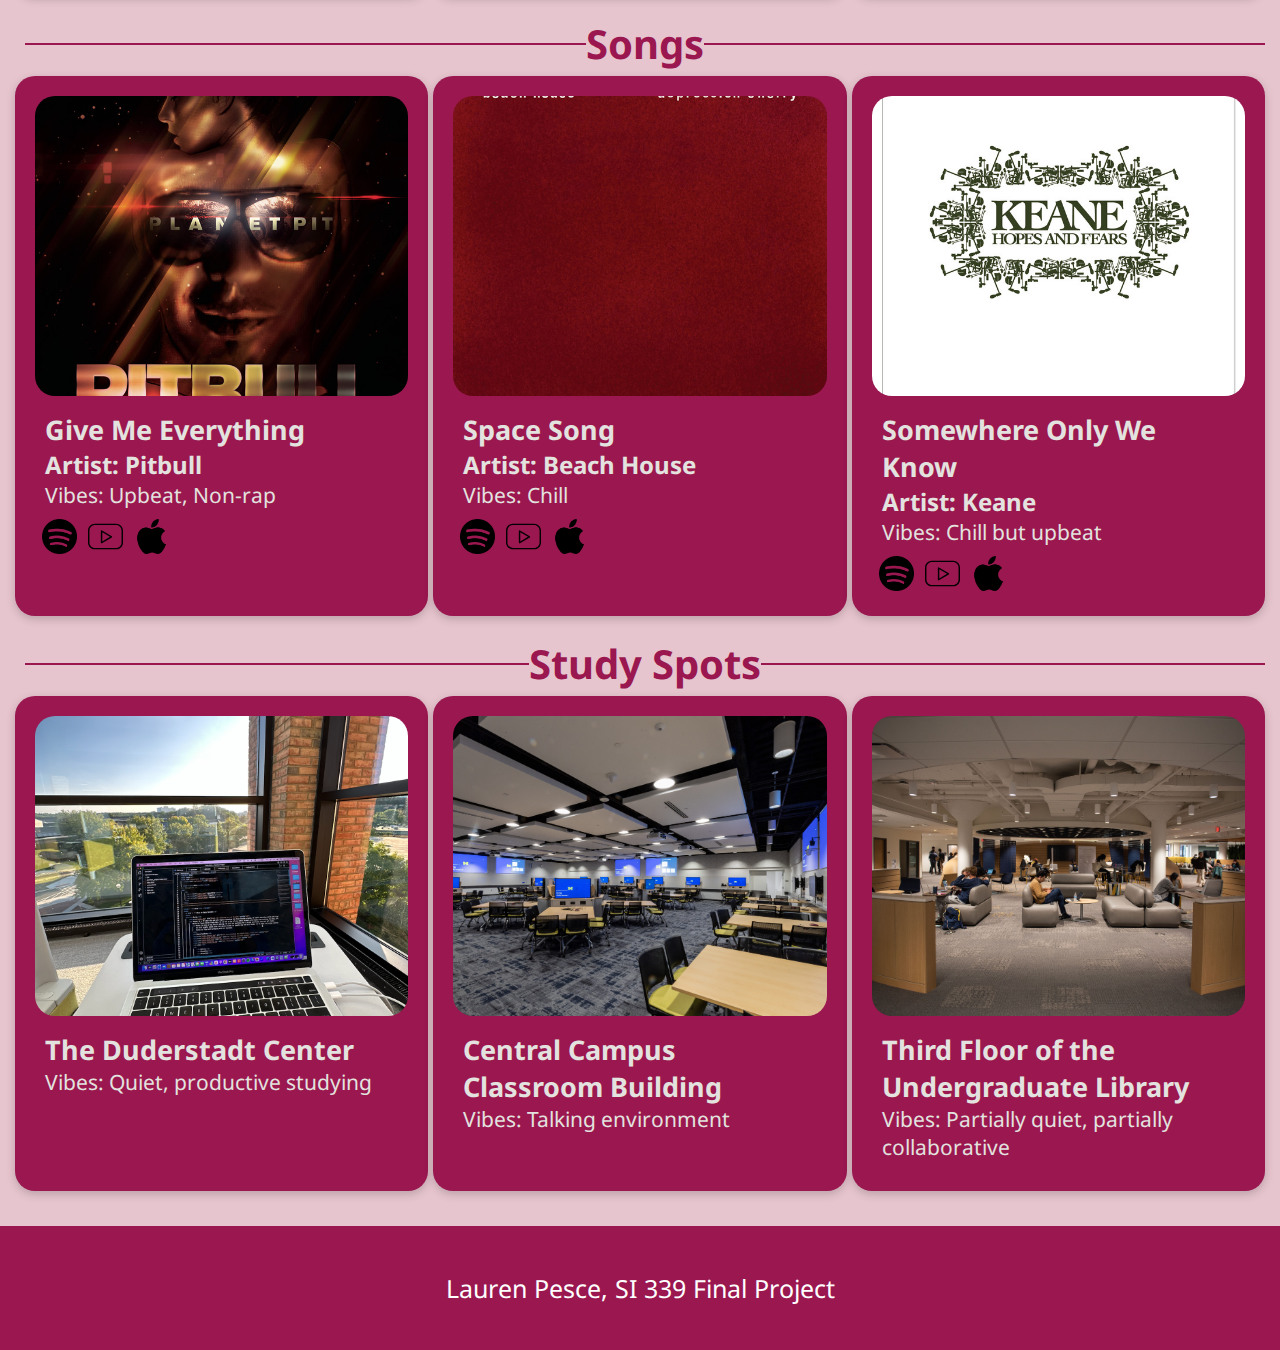
<file: loves.html>
<!DOCTYPE html>
<html lang="en">
<head>
    <link rel="preconnect" href="https://fonts.googleapis.com">
    <link rel="preconnect" href="https://fonts.gstatic.com" crossorigin>
    <link href="https://fonts.googleapis.com/css2?family=Noto+Sans:wght@400;700&display=swap" rel="stylesheet">
    <link rel="stylesheet" href="css/reset.css">
    <link rel="stylesheet" href="css/love_loathe.css">
    <link rel="stylesheet" href="css/style.css">
    <meta charset="UTF-8">
    <meta http-equiv="X-UA-Compatible" content="IE=edge">
    <meta name="viewport" content="width=device-width, initial-scale=1.0">
    <link rel="icon" type="image/x-icon" href="images/rocky.png">
    <title>Loves</title>
</head>
<body>
    <a href = "#main" id="skip">Skip to Main content</a>
    
<!-- Navigation -->
<header>
    <h1>Loves</h1>
<nav>
    <button onclick="dropdownMenu()" class="navButton">Menu</button>
  <div id="navID" class="navContent">
    <a href="index.html">Home</a>
    <a href="loves.html" class="active">Loves</a>
    <a href="loathes.html">Loathes</a>
  </div>
  </nav>
</header>

    <main id="main">
        <h2 id="restaurant">Restaurants</h2>

        <div class="grid">
        <div class="item1">
        <img src="images/no_thai.jpeg" alt="Drunken noodles">
        <div class="item_text">
            <h5>No Thai</h5>
            <p>No Thai is a Thai restaurant that currently has 7 different location choices.
                It is very popular among University of Michigan students, inlcuding me. It is 
                quick and easy but delicious! There is often enough for leftovers!
            </p>
            <h6>Best Menu Item:</h6>
            <h6 class="h7">Drunken Noodles with Beef</h6>
        </div></div>

        <div class="item2">
            <img src="images/pizza_house.jpeg" alt="Cheese Pizza">
            <div class="item_text">
                <h5>Pizza House</h5>
                <p>Pizza House is another favorite of University of Michigan students. It is located on
                    Church Street and is close to both campus buildings and off campus housing. While,
                    the name sounds like the only option is pizza, that is far from true. One of the most popular
                    things to order is their feta bread.
                </p>
                <h6>Best Menu Item:</h6>
                <h6 class="h7">Feta Bread</h6>
            </div></div>

            <div class="item3">
                <img src="images/bricktops.jpeg" alt="Salad stacked together">
                <div class="item_text">
                    <h5>Bricktops</h5>
                    <p>Bricktops is located in Saint Louis, MO. It is a bit more fancy than the other
                        two, but still just as delicious. It has typical American food and has a vast
                        menu of appetizers, main courses and dessert options.
                    </p>
                    <h6>Best Menu Item:</h6>
                    <h6 class="h7">Palm Beach Salad</h6>
                </div></div></div>

        <h2 id="fast_food">Fast Food</h2>
                <div class="grid">
                <div class="item1">
                <img src="images/canes.jpeg" alt="Cane's chicken, french fries and toast">
                <div class="item_text">
                    <h5>Cane's</h5>
                    <p>100% of survey participants voted Cane's as the #1 chicken restaurant in the world. The survey was only given to 
                        me, but regardless, Cane's won! Cane's offers chicken strips with their famous Cane's sauce. I have calculated
                        the amount of sauces you will need to order per chicken strip and you will need one less sauce than you have chicken.
                        The sauce can also be used to dip their spectacular fries in. Don't worry, I did not forget their Texas toast,
                        that is just the right amount of buttery!
                    </p>
                    <h6>Best Menu Item:</h6>
                    <h6 class="h7">Cane's Sauce</h6>
                </div></div>
        
                <div class="item2">
                    <img src="images/chipotle.jpeg" alt="Chipotle bowl">
                    <div class="item_text">
                        <h5>Chipotle</h5>
                        <p> Chipotle allows customers to customize their dish with their variety of ingrediants. The menu options
                            range from a quesadilla to a burrito, but the best option is their bowls. These bowls can be topped with
                            rice, a choice of meat, beans, salsas, vegetables and more. Their chips and queso is the best way to top 
                            off a meal.
                        </p>
                        <h6>Best Menu Item:</h6>
                        <h6 class="h7">Steak Bowl</h6>
                    </div></div>
        
                    <div class="item3">
                        <img src="images/mcdonalds.jpg" alt="McDonald's french fries">
                        <div class="item_text">
                            <h5>McDonalds</h5>
                            <p>A classic fast food restaurant that seems to be no more than a mile away from every
                                location. They have an expansive list of choices with additions for holidays and special occasions.
                                Their soda fountain drinks somehow make the soda itself taste better. 
                            </p>
                            <h6>Best Menu Item:</h6>
                            <h6 class="h7">Big Mac</h6>
                        </div></div></div>

        <h2 id="apps">Apps</h2>

        <div class="grid">
            <div class="item1">
            <img src="images/homescapes.jpg" alt="Homescapes logo">
            <div class="item_text">
                <h5>Homescapes</h5>
                <p>Homescapes is a game very similar to Candy Crush. You beat levels that have various challenges and earn stars. 
                    Stars can be used to further build your home and choose new components for it. In addition to the regular features,
                    there are frequent events to compete in that rotate through time. Additionally, players can join a team of other people
                    to talk about the game, give each other lives or compete in compeitions together against other teams. 
                </p>
            </div></div>
    
            <div class="item2">
                <img src="images/spotify.png" alt="Spotify logo">
                <div class="item_text">
                    <h5>Spotify</h5>
                    <p>Spotify is a very popular music app. Not only do they have a wide collection of songs, they also have other 
                        options, including podcasts and background noise. Users can create playlists, browse mood mixes, see the similarity
                        between their music taste and their friends' and much more. At the end of each year, Spotify even
                        gives users a recap of their year of listening. 
                    </p>
                </div></div>
    
                <div class="item3">
                    <img src="images/tik_tok.png" alt="Tik Tok logo">
                    <div class="item_text">
                        <h5>Tik Tok</h5>
                        <p>Tik Tok is a popular video sharing social media. Users can post videos, interact with their 
                            friends' videos and even be exposed to new content through the For You Page. Tik Tok's algorithm
                            is scary good and has been customized to each user's preferences. This is what makes leaving the app 
                            so challenging.
                        </p>
                    </div></div></div>

        <h2 id="songs">Songs</h2>

        <div class="grid">
            <div class="item1" id="card1">
            <img src="images/pitbull.jpg" alt="Pitbull album cover">
            <div class="item_text">
                <h5>Give Me Everything</h5>
                <h6>Artist: Pitbull</h6>
                <h6 class="h7">Vibes: Upbeat, Non-rap</h6>
            </div>
                <a href="https://open.spotify.com/track/4QNpBfC0zvjKqPJcyqBy9W?si=5e7557b3e0214bcf" class="icon"><img src="images/spotify_icon.png" alt="Spotify Icon" class="music_icon"></a>
                <a href="https://youtu.be/EPo5wWmKEaI?si=Ltu0EXyJzPLWP7Ik" class="icon"><img src="images/youtube.svg" alt="Youtube Icon" class="music_icon"></a>
                <a href="https://music.apple.com/us/album/give-me-everything-feat-ne-yo-afrojack-nayer/440733026?i=440733032" class="icon"><img src="images/apple.png" alt="Apple Music Icon" class="music_icon"></a>
              </div>
    
            <div class="item2">
            <img src="images/space_song.jpg" alt="Beach House album cover">
            <div class="item_text">
                <h5>Space Song</h5>
                <h6>Artist: Beach House</h6>
                <h6 class="h7">Vibes: Chill</h6>
                </div>
                <a href="https://open.spotify.com/track/7H0ya83CMmgFcOhw0UB6ow?si=0eabd0a932b042cd" class="icon"><img src="images/spotify_icon.png" alt="Spotify Icon" class="music_icon"></a>
                <a href="https://youtu.be/f9X1C7pTu-M?si=8yq1FhXtV0OP3XEW" class="icon"><img src="images/youtube.svg" alt="Youtube Icon" class="music_icon"></a>
                <a href="https://music.apple.com/us/album/space-song/997913392?i=997914096" class="icon"><img src="images/apple.png" alt="Apple Music Icon" class="music_icon"></a></div>
    
            <div class="item3">
            <img src="images/somewhere.jpg" alt="Keane album cover">
            <div class="item_text">
                <h5>Somewhere Only We Know</h5>
                <h6>Artist: Keane</h6>
                <h6 class="h7">Vibes: Chill but upbeat</h6>
                </div>
                <a href="https://open.spotify.com/track/0ll8uFnc0nANY35E0Lfxvg?si=07b06d6bd9404ad9" class="icon"><img src="images/spotify_icon.png" alt="Spotify Icon" class="music_icon"></a>
                <a href="https://youtu.be/Oextk-If8HQ?si=nbB36kRxV0N5Q6p5" class="icon"><img src="images/youtube.svg" alt="Youtube Icon" class="music_icon"></a>
                <a href="https://music.apple.com/us/album/somewhere-only-we-know/1445286850?i=1445287036" class="icon"><img src="images/apple.png" alt="Apple Music Icon" class="music_icon"></a></div></div>
        <h2 id="study_spots">Study Spots</h2>

        <div class="grid">
            <div class="item1">
            <img src="images/dude.png" alt="Laptop in front of window">
            <div class="item_text">
                <h5>The Duderstadt Center</h5>
                <h6 class="h7">Vibes: Quiet, productive studying</h6>
            </div></div>
    
            <div class="item2">
            <img src="images/cccb.jpg" alt="Classroom">
            <div class="item_text">
                <h5>Central Campus Classroom Building</h5>
                <h6 class="h7">Vibes: Talking environment</h6>
                </div></div>
    
            <div class="item3">
            <img src="images/ugli.jpg" alt="Library">
            <div class="item_text">
                <h5>Third Floor of the Undergraduate Library</h5>
                <h6 class="h7">Vibes: Partially quiet, partially collaborative</h6>
                </div></div></div>
    </main>
    <footer><h3>Lauren Pesce, SI 339 Final Project</h3></footer>
    <script src = "js/script.js"></script>
</body></html>
</file>
<file: css/style.css>
* {
  font-family: 'Noto Sans', sans-serif;
}

img {
 z-index: -1;
}

#main {
  margin: 15px;
  min-height: 80vh;
}

header {
  position: sticky;
  top: 0;
  justify-content: space-between;
  margin-bottom: 100px;
  box-shadow: 0px 8px 16px 0px rgba(0,0,0,0.2);
}

h1 {
  left: 0px;
}

h2 {
  text-align: left;
  margin-left: 10px;
  font-size: 25px;
  font-weight: bold;
  display: flex;
  flex-direction: row;
  margin-bottom: 5px;
}

h2:before, h2:after {
  content: "";
  flex: 1 1;
  margin: auto;
}

h3 {
  font-size: 25px;
  margin-bottom: 10px;
  text-align: center;
  font-weight: bold;
}

h5 {
  font-size: 23px;
  font-weight: bold;
}

h6 {
  font-size: 18px;
  font-weight: bold;
}

.h7, p {
  font-weight: normal;
  font-size: 15px;
}

p {
  text-indent: 40px;
  margin-bottom: 10px;
}

footer {
  padding-top: 15px;
  padding-bottom: 15px;
}

footer h3 {
  text-align: center;
  font-size: 20px;
  margin: 30px;
  font-family: 'Noto Sans', sans-serif;
  font-weight: normal;
}

#skip {
  position: absolute;
  left: -500px;
}

#skip:focus {
  left: 200px
}

nav, h1 {
  position: fixed;
  top: 0;
  right: 0;
  display: inline-block;
}

.navButton, h1 {
  color: white;
  padding: 16px;
  font-size: 23px;
  border: none;
  cursor: pointer;
  border-radius: 5px;
}

.navContent {
  display: none;
  position: absolute;
  min-width: 160px;
  box-shadow: 0px 8px 16px 0px rgba(0,0,0,0.2);
  z-index: 1;
}

.navContent a:hover {
  text-decoration: underline;
}

.navContent a {
  padding: 12px 7px;
  text-decoration: none;
  display: block;
}

.reveal {
  display: block;
}

.item1, .item2, .item3 {
  padding: 20px;
  box-shadow: 0 3px 10px rgb(0 0 0 / 0.2);
  border-radius: 20px;
  margin-bottom: 20px;
}

.item1 img, .item2 img, .item3 img {
  object-fit: cover;
  border-radius: 20px 20px;
  width: 100%;
  height: 300px;
}

.item_text {
  padding: 10px;
}

.icon:hover img {
  opacity: 0.7;
}

img.music_icon {
  width: 30px;
  height: auto;
  border-radius: 0px;
  margin-left: 7px;
}

  body {
    background-color: #e7c5cf; 
  }

  h2 {
    color: #9A1750;
  }
  h2:before, h2:after {
    border-bottom: 2px solid #9A1750;
  }
  h3 {
    color: #EE4C7C;
  }
  h5, h6, .h7, p {
    color: #E3E2DF;
  }

  footer, .navButton, h1, footer h3 {
    background-color: #9A1750;
    color: white;
  }

  .item1, .item2, .item3 {
    background-color: #9A1750;
  }

  .navButton:hover {
    background-color: #EE4C7C;
  }

  .navContent, .navContent a {
    background-color: #E3E2DF;
    color: black;
  }
  a.active {
    background-color: #D1A080;
  }

  img.rocky_img {
    width: 40%;
    display: block;
    margin-left: auto;
    margin-right: auto;
  }

  .umich {
    width: 49%;
    background-color: white;
    padding: 5px;
  }

  h3.title {
    font-size: 30px;
    margin-bottom: 10px;
    text-align: center;
    font-weight: bold;
    color: #9A1750;
  }


.back_button {
  display: inline-block;
  font-weight: bold;
  color: #9A1750;
  text-align: center;
  vertical-align: middle;
  background-color: transparent;
  border: 3px solid #9A1750;
  border-radius: 20px;
  padding: 10px;
  font-size: 18px;
}

.back_button:hover {
  color: #e7c5cf;
  background-color: #9A1750;
}

.cf {
  font-size: 20px;
  margin-bottom: 10px;
  text-align: center;
  font-weight: bold;
  margin-top: 10px;
  color: #9A1750;
}



@media screen and (prefers-reduced-motion: reduce){
  html{
    scroll-behavior: auto; /* Removes scroll animation */
  }

  /*Turn off parallax*/
  header{
    background-attachment: initial;
  }

}

/* Tablet View */
@media screen and (min-width: 768px) {
  .grid {
  display:grid;
  grid-template-columns: 1fr 1fr 1fr;
  grid-gap: 5px;
  }
  .item1 {
    grid-column: 1;
  }
  .item2 {
    grid-column: 2;
  }
  .item3 {
    grid-column: 3;
  }
  .item1 img, .item2 img, .item3 img {
    height: 200px;
  }
  .navButton, h1 {
    font-size: 30px;
  }
  footer h3 {
    font-size: 25px;
  }
  .navContent a {
    font-size: 22px;
  }
  h2 {
    font-size: 40px;
  }
  h5 {
    font-size: 27px;
  }
  h6 {
    font-size: 24px;
  }
  .h7, p {
    font-size: 21px;
  }
  img.music_icon {
    width: 35px;
    height: auto;
    border-radius: 0px;
    margin-left: 7px;
  }

  h3.title {
  font-size: 50px;
  }

  .back_button {
    font-size: 23px;
    border: 4px solid #9A1750;
  }
  .cf {
    font-size: 27px;
    margin-bottom: 15px;
    margin-top: 15px;
  }
  p.cat_facts {
    font-size: 24px;
  }
  img.rocky_img {
    width: 30%;
  }
}

/* Desktop view */
@media screen and (min-width: 992px) {
  .item1 img, .item2 img, .item3 img {
    height: 300px;
  }
  img.music_icon {
    width: 35px;
    height: auto;
    border-radius: 0px;
    margin-left: 7px;
  }
  p {
    font-size: 24px;
  }
  img.rocky_img {
    width: 15%;
  }
  #dayNightImage {
    width: 55%;
    display: block;
    margin-left: auto;
    margin-right: auto;
  }
}


 

/*
Color Palette 
dark red: #5D001E
off white: #E3E2DF
light pink: #E3AFBC
dark pink: #9A1750
medium pink: #EE4C7C
brown: #D1A080
*/
</file>
<file: css/love_loathe.css>
img {
  animation: glow 1s ease-in-out infinite alternate;
}

.glowing-image {
  box-shadow: 0 0 10px 5px rgba(255, 255, 255, 0.8);
}

@keyframes glow {
  0% {
    box-shadow: 0 0 10px 5px rgba(219, 175, 213, 0.8);
  }
  50% {
    box-shadow: 0 0 20px 10px rgba(219, 175, 213, 0.8);
  }
  100% {
    box-shadow: 0 0 10px 5px rgba(219, 175, 213, 0.8);
  }
}

img:hover {
    border: 5px solid white;
}

img.music_icon {
    animation: none;
    border: none;
}

@media screen and (prefers-reduced-motion: reduce){
    img, img:hover, .glowing-image img, .glowing-image {
      animation: none;
  }
}
</file>
